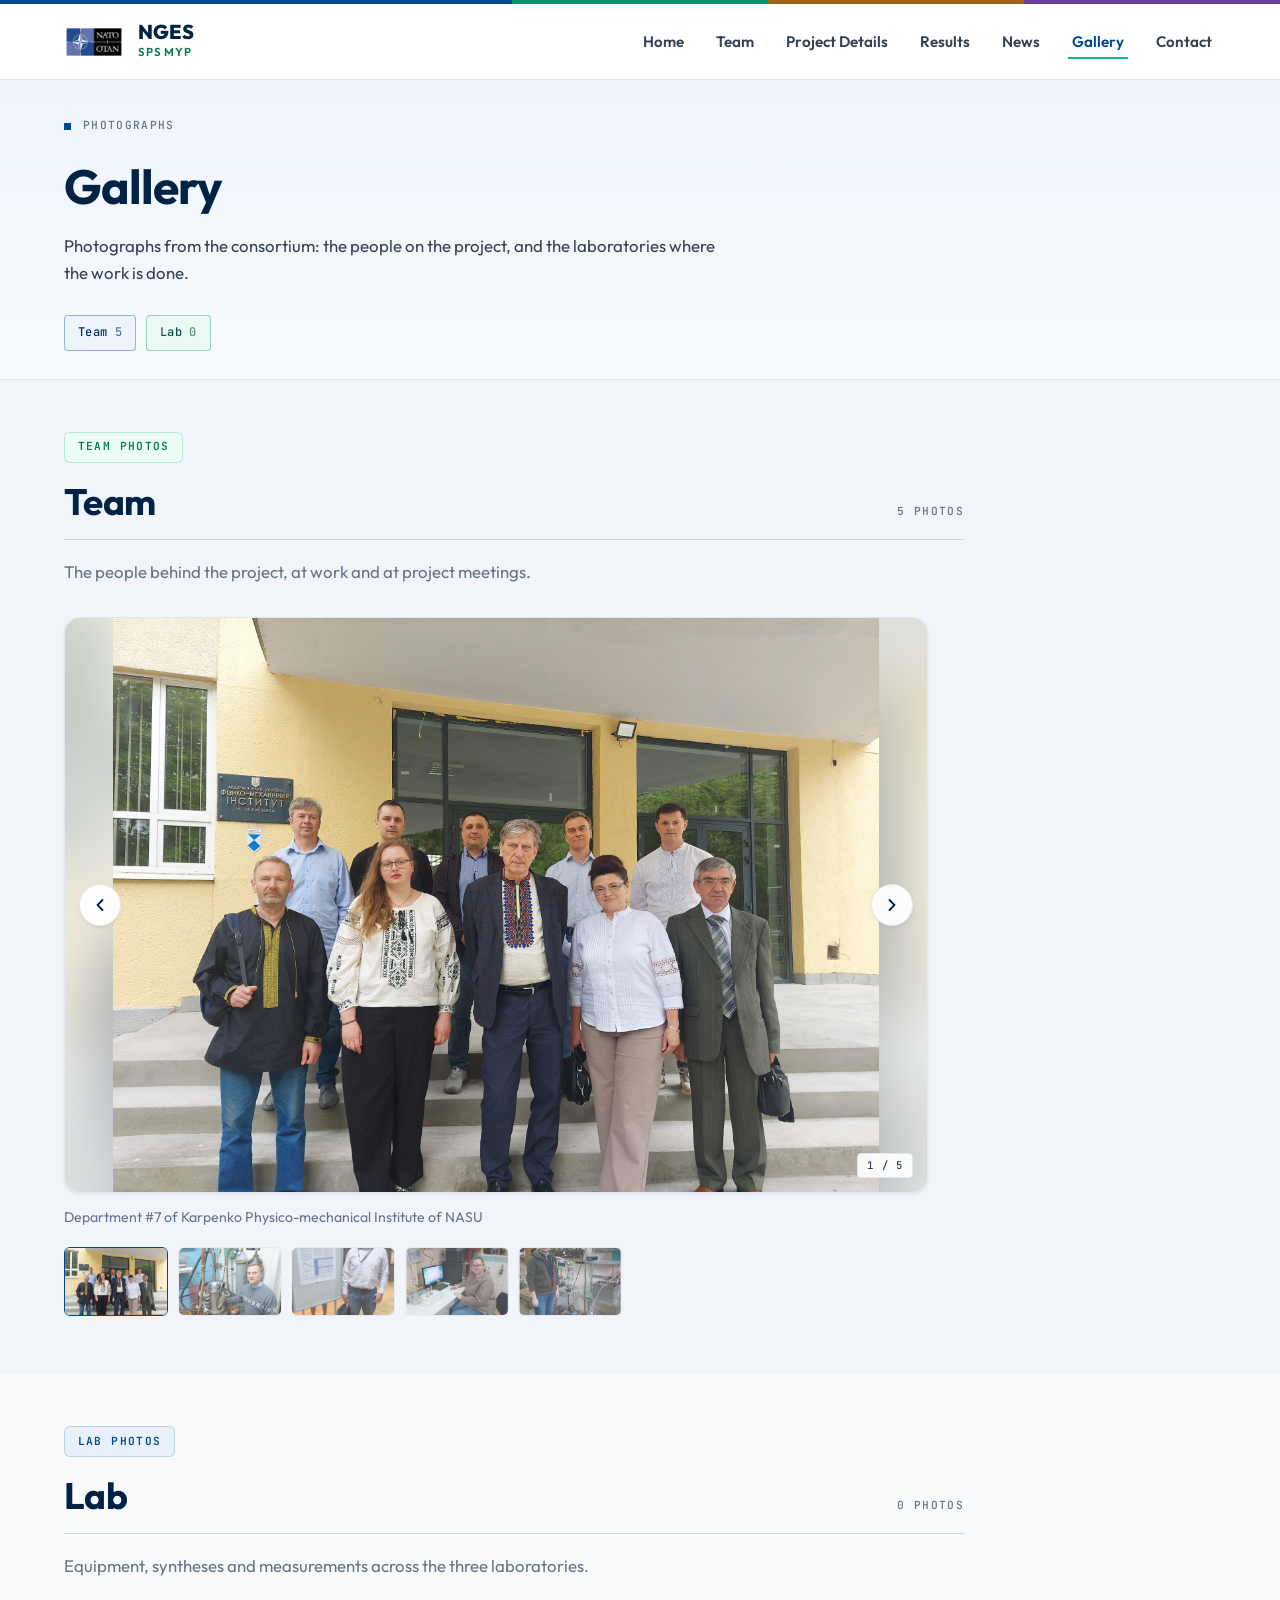
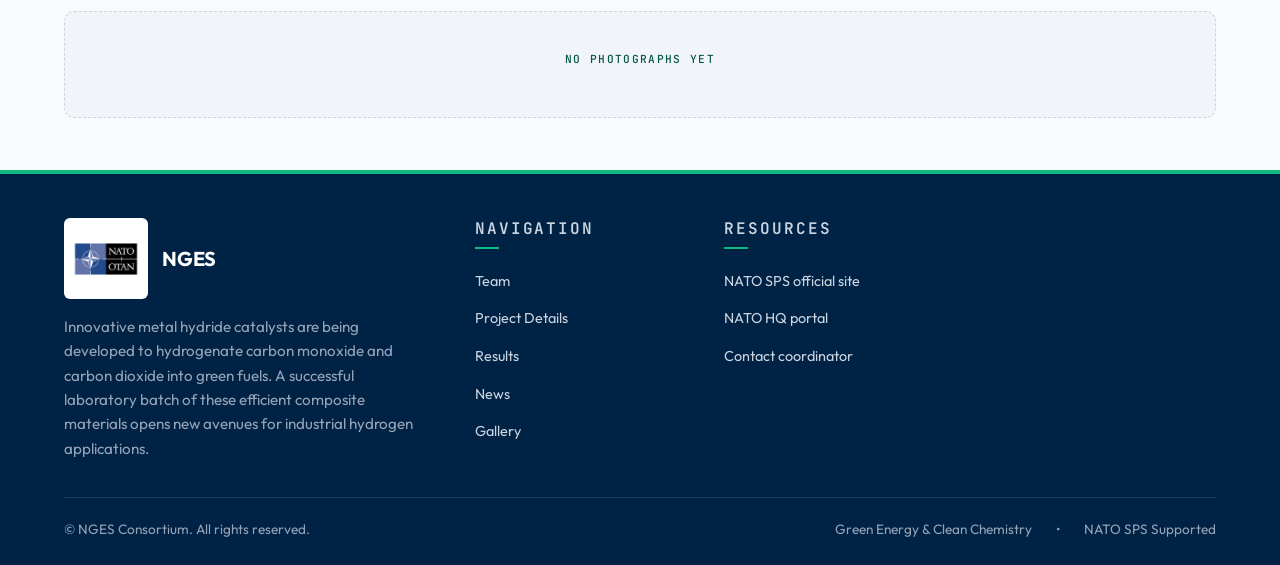
<file: gallery.html>
<!DOCTYPE html>
<html lang="en">

<head>
  <meta charset="UTF-8">
  <meta name="viewport" content="width=device-width, initial-scale=1.0">
  <meta name="description"
    content="Photographs of the NGES consortium team and the laboratories in Paris, Kyiv and Lviv.">
  <meta name="keywords"
    content="New Green Energy Solution, NGES, NATO SPS, metal hydrides, CO2 hydrogenation, carbon monoxide, green fuel, catalysis, hydrogen storage">
  <meta name="theme-color" content="#004990">
  <title>Gallery | NGES — NATO SPS Multi-Year Project</title>

  <!-- Google Fonts: Outfit (Headings), Inter (Body), JetBrains Mono (Labels) -->
  <link rel="preconnect" href="https://fonts.googleapis.com">
  <link rel="preconnect" href="https://fonts.gstatic.com" crossorigin>
  <link
    href="https://fonts.googleapis.com/css2?family=Inter:wght@400;500;600;700&family=Outfit:wght@600;700;800&family=JetBrains+Mono:wght@400;500;600&display=swap"
    rel="stylesheet">

  <!-- Core Stylesheets -->
  <link rel="stylesheet" href="css/variables.css">
  <link rel="stylesheet" href="css/style.css">
  <link rel="stylesheet" href="css/components.css">
</head>

<body>

  <!-- Four-hue accent strip (mockup signature) -->
  <div class="accent-strip" aria-hidden="true">
    <span style="flex: 2; background: var(--accent-blue);"></span>
    <span style="flex: 1; background: var(--accent-green);"></span>
    <span style="flex: 1; background: var(--accent-amber);"></span>
    <span style="flex: 1; background: var(--accent-violet);"></span>
  </div>

  <!-- Site Navigation Header -->
  <header class="site-header" id="header">
    <div class="container nav-container">
      <a href="index.html#overview" class="brand-logo" aria-label="NATO Scientific Project Homepage">
        <img src="assets/icons/nato-logo.png" alt="NATO Compass Emblem" width="60" height="60">
        <div class="brand-text-group">
          <span class="brand-acronym" id="header-acronym">NGES</span>
          <span class="brand-tagline" id="header-grant">SPS G-5892</span>
        </div>
      </a>

      <!-- Desktop Navigation Links -->
      <nav class="main-nav" id="main-nav" aria-label="Primary Navigation">
        <ul class="nav-links">
          <li><a href="index.html#overview" class="nav-link">Home</a></li>
          <li><a href="index.html#team" class="nav-link">Team</a></li>
          <li><a href="index.html#about" class="nav-link">Project Details</a></li>
          <li><a href="results.html" class="nav-link">Results</a></li>
          <li><a href="news.html" class="nav-link">News</a></li>
          <li><a href="gallery.html" class="nav-link active">Gallery</a></li>
          <li><a href="index.html#contact" class="nav-link">Contact</a></li>
        </ul>
      </nav>

      <!-- Mobile Menu Toggle Button -->
      <button class="mobile-nav-toggle" id="mobile-toggle" aria-label="Toggle navigation menu" aria-expanded="false"
        aria-controls="main-nav">
        <svg width="24" height="24" viewBox="0 0 24 24" fill="none" stroke="currentColor" stroke-width="2.5"
          stroke-linecap="round" stroke-linejoin="round">
          <line x1="3" y1="12" x2="21" y2="12"></line>
          <line x1="3" y1="6" x2="21" y2="6"></line>
          <line x1="3" y1="18" x2="21" y2="18"></line>
        </svg>
      </button>
    </div>
  </header>

  <main>
    <section class="page-head">
      <div class="container">
        <div class="eyebrow">
          <span class="eyebrow-mark"></span>
          <span class="mono-label">Photographs</span>
        </div>
        <h1 class="page-title">Gallery</h1>
        <p class="page-lead">
          Photographs from the consortium: the people on the project, and the laboratories where the work is done.
        </p>
        <nav class="gallery-jump" id="gallery-jump" aria-label="Gallery sections">
          <!-- Populated from js/data.js -->
        </nav>
      </div>
    </section>

    <div id="gallery-container">
      <!-- Populated from js/data.js -->
    </div>
  </main>

  <footer class="site-footer">
    <div class="container">
      <div class="footer-top">
        <div class="footer-brand">
          <div class="footer-brand-head">
            <img class="footer-logo" src="assets/icons/nato-logo.png" alt="NATO emblem" width="84">
            <h4 id="footer-acronym">NGES</h4>
          </div>
          <p id="footer-summary"></p>
        </div>

        <div class="footer-col">
          <h5 class="mono-label">Navigation</h5>
          <ul class="footer-links">
            <li><a href="index.html#team">Team</a></li>
            <li><a href="index.html#about">Project Details</a></li>
            <li><a href="results.html">Results</a></li>
            <li><a href="news.html">News</a></li>
            <li><a href="gallery.html">Gallery</a></li>
          </ul>
        </div>

        <div class="footer-col">
          <h5 class="mono-label">Resources</h5>
          <ul class="footer-links">
            <li><a href="https://www.nato.int/cps/en/natohq/78209.htm" target="_blank" rel="noopener noreferrer">NATO
                SPS official site</a></li>
            <li><a href="https://www.nato.int" target="_blank" rel="noopener noreferrer">NATO HQ portal</a></li>
            <li><a href="index.html#contact">Contact coordinator</a></li>
          </ul>
        </div>
      </div>

      <div class="footer-bottom">
        <div id="footer-copyright">© 2024-2027 NGES Consortium. All rights reserved.</div>
        <div class="footer-bottom-meta">
          <span>Green Energy &amp; Clean Chemistry</span>
          <span>•</span>
          <span>NATO SPS Supported</span>
        </div>
      </div>
    </div>
  </footer>

  <!-- Scripts: Data store loaded first, followed by controller -->
  <script src="js/data.js"></script>
  <script src="js/main.js"></script>
</body>

</html>
</file>
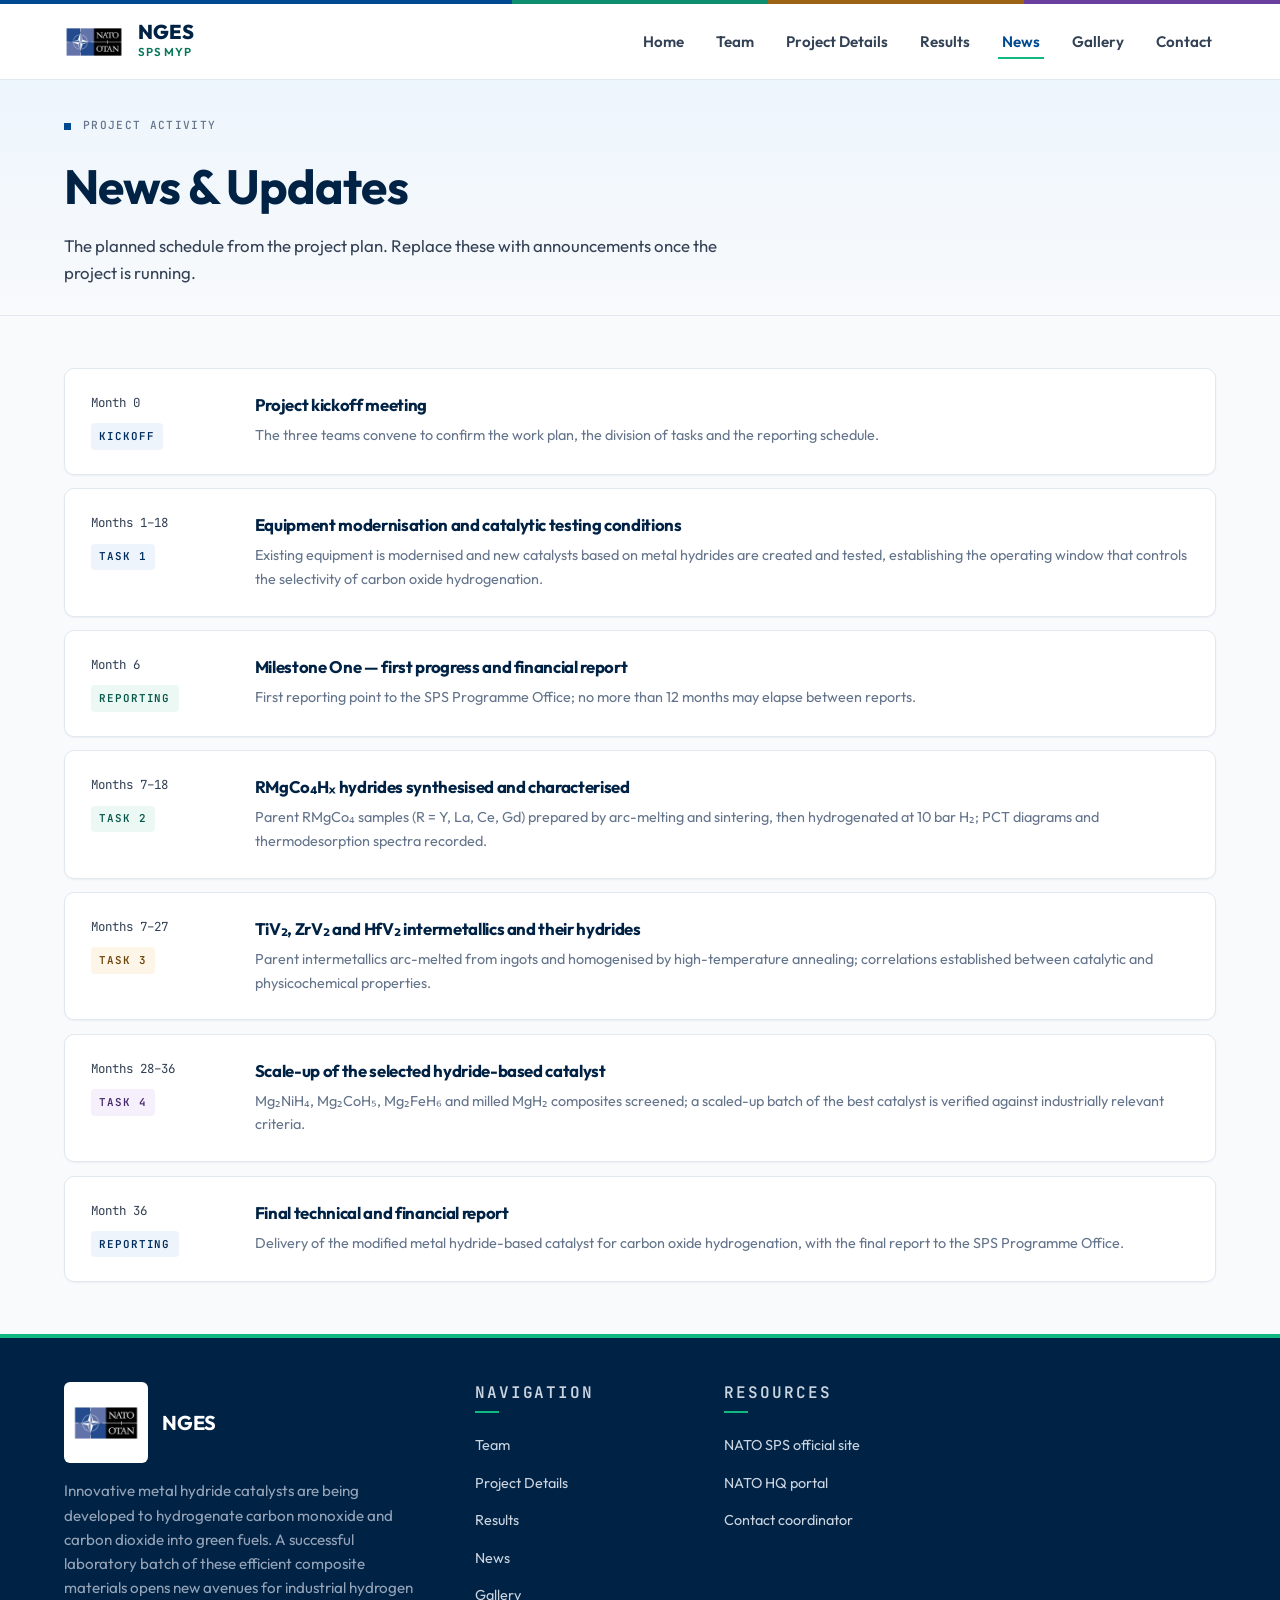
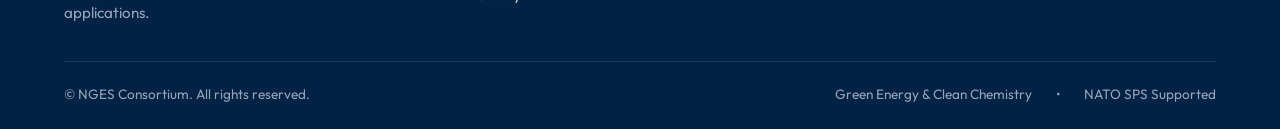
<file: news.html>
<!DOCTYPE html>
<html lang="en">

<head>
  <meta charset="UTF-8">
  <meta name="viewport" content="width=device-width, initial-scale=1.0">
  <meta name="description"
    content="News, events and the planned schedule of the NGES project, supported by the NATO Science for Peace and Security (SPS) Programme.">
  <meta name="keywords"
    content="New Green Energy Solution, NGES, NATO SPS, metal hydrides, CO2 hydrogenation, carbon monoxide, green fuel, catalysis, hydrogen storage">
  <meta name="theme-color" content="#004990">
  <title>News & Updates | NGES — NATO SPS Multi-Year Project</title>

  <!-- Google Fonts: Outfit (Headings), Inter (Body), JetBrains Mono (Labels) -->
  <link rel="preconnect" href="https://fonts.googleapis.com">
  <link rel="preconnect" href="https://fonts.gstatic.com" crossorigin>
  <link
    href="https://fonts.googleapis.com/css2?family=Inter:wght@400;500;600;700&family=Outfit:wght@600;700;800&family=JetBrains+Mono:wght@400;500;600&display=swap"
    rel="stylesheet">

  <!-- Core Stylesheets -->
  <link rel="stylesheet" href="css/variables.css">
  <link rel="stylesheet" href="css/style.css">
  <link rel="stylesheet" href="css/components.css">
</head>

<body>

  <!-- Four-hue accent strip (mockup signature) -->
  <div class="accent-strip" aria-hidden="true">
    <span style="flex: 2; background: var(--accent-blue);"></span>
    <span style="flex: 1; background: var(--accent-green);"></span>
    <span style="flex: 1; background: var(--accent-amber);"></span>
    <span style="flex: 1; background: var(--accent-violet);"></span>
  </div>

  <!-- Site Navigation Header -->
  <header class="site-header" id="header">
    <div class="container nav-container">
      <a href="index.html#overview" class="brand-logo" aria-label="NATO Scientific Project Homepage">
        <img src="assets/icons/nato-logo.png" alt="NATO Compass Emblem" width="60" height="60">
        <div class="brand-text-group">
          <span class="brand-acronym" id="header-acronym">NGES</span>
          <span class="brand-tagline" id="header-grant">SPS G-5892</span>
        </div>
      </a>

      <!-- Desktop Navigation Links -->
      <nav class="main-nav" id="main-nav" aria-label="Primary Navigation">
        <ul class="nav-links">
          <li><a href="index.html#overview" class="nav-link">Home</a></li>
          <li><a href="index.html#team" class="nav-link">Team</a></li>
          <li><a href="index.html#about" class="nav-link">Project Details</a></li>
          <li><a href="results.html" class="nav-link">Results</a></li>
          <li><a href="news.html" class="nav-link active">News</a></li>
          <li><a href="gallery.html" class="nav-link">Gallery</a></li>
          <li><a href="index.html#contact" class="nav-link">Contact</a></li>
        </ul>
      </nav>

      <!-- Mobile Menu Toggle Button -->
      <button class="mobile-nav-toggle" id="mobile-toggle" aria-label="Toggle navigation menu" aria-expanded="false"
        aria-controls="main-nav">
        <svg width="24" height="24" viewBox="0 0 24 24" fill="none" stroke="currentColor" stroke-width="2.5"
          stroke-linecap="round" stroke-linejoin="round">
          <line x1="3" y1="12" x2="21" y2="12"></line>
          <line x1="3" y1="6" x2="21" y2="6"></line>
          <line x1="3" y1="18" x2="21" y2="18"></line>
        </svg>
      </button>
    </div>
  </header>

  <main>
    <section class="page-head">
      <div class="container">
        <div class="eyebrow">
          <span class="eyebrow-mark"></span>
          <span class="mono-label">Project activity</span>
        </div>
        <h1 class="page-title">News &amp; Updates</h1>
        <p class="page-lead" id="news-lead">
          The planned schedule from the project plan. Replace these with announcements once the project is running.
        </p>
      </div>
    </section>

    <section class="section" id="news">
      <div class="container">
        <ul class="news-list" id="news-container">
          <!-- Populated from js/data.js -->
        </ul>
      </div>
    </section>
  </main>

  <footer class="site-footer">
    <div class="container">
      <div class="footer-top">
        <div class="footer-brand">
          <div class="footer-brand-head">
            <img class="footer-logo" src="assets/icons/nato-logo.png" alt="NATO emblem" width="84">
            <h4 id="footer-acronym">NGES</h4>
          </div>
          <p id="footer-summary"></p>
        </div>

        <div class="footer-col">
          <h5 class="mono-label">Navigation</h5>
          <ul class="footer-links">
            <li><a href="index.html#team">Team</a></li>
            <li><a href="index.html#about">Project Details</a></li>
            <li><a href="results.html">Results</a></li>
            <li><a href="news.html">News</a></li>
            <li><a href="gallery.html">Gallery</a></li>
          </ul>
        </div>

        <div class="footer-col">
          <h5 class="mono-label">Resources</h5>
          <ul class="footer-links">
            <li><a href="https://www.nato.int/cps/en/natohq/78209.htm" target="_blank" rel="noopener noreferrer">NATO
                SPS official site</a></li>
            <li><a href="https://www.nato.int" target="_blank" rel="noopener noreferrer">NATO HQ portal</a></li>
            <li><a href="index.html#contact">Contact coordinator</a></li>
          </ul>
        </div>
      </div>

      <div class="footer-bottom">
        <div id="footer-copyright">© 2024-2027 NGES Consortium. All rights reserved.</div>
        <div class="footer-bottom-meta">
          <span>Green Energy &amp; Clean Chemistry</span>
          <span>•</span>
          <span>NATO SPS Supported</span>
        </div>
      </div>
    </div>
  </footer>

  <!-- Scripts: Data store loaded first, followed by controller -->
  <script src="js/data.js"></script>
  <script src="js/main.js"></script>
</body>

</html>
</file>
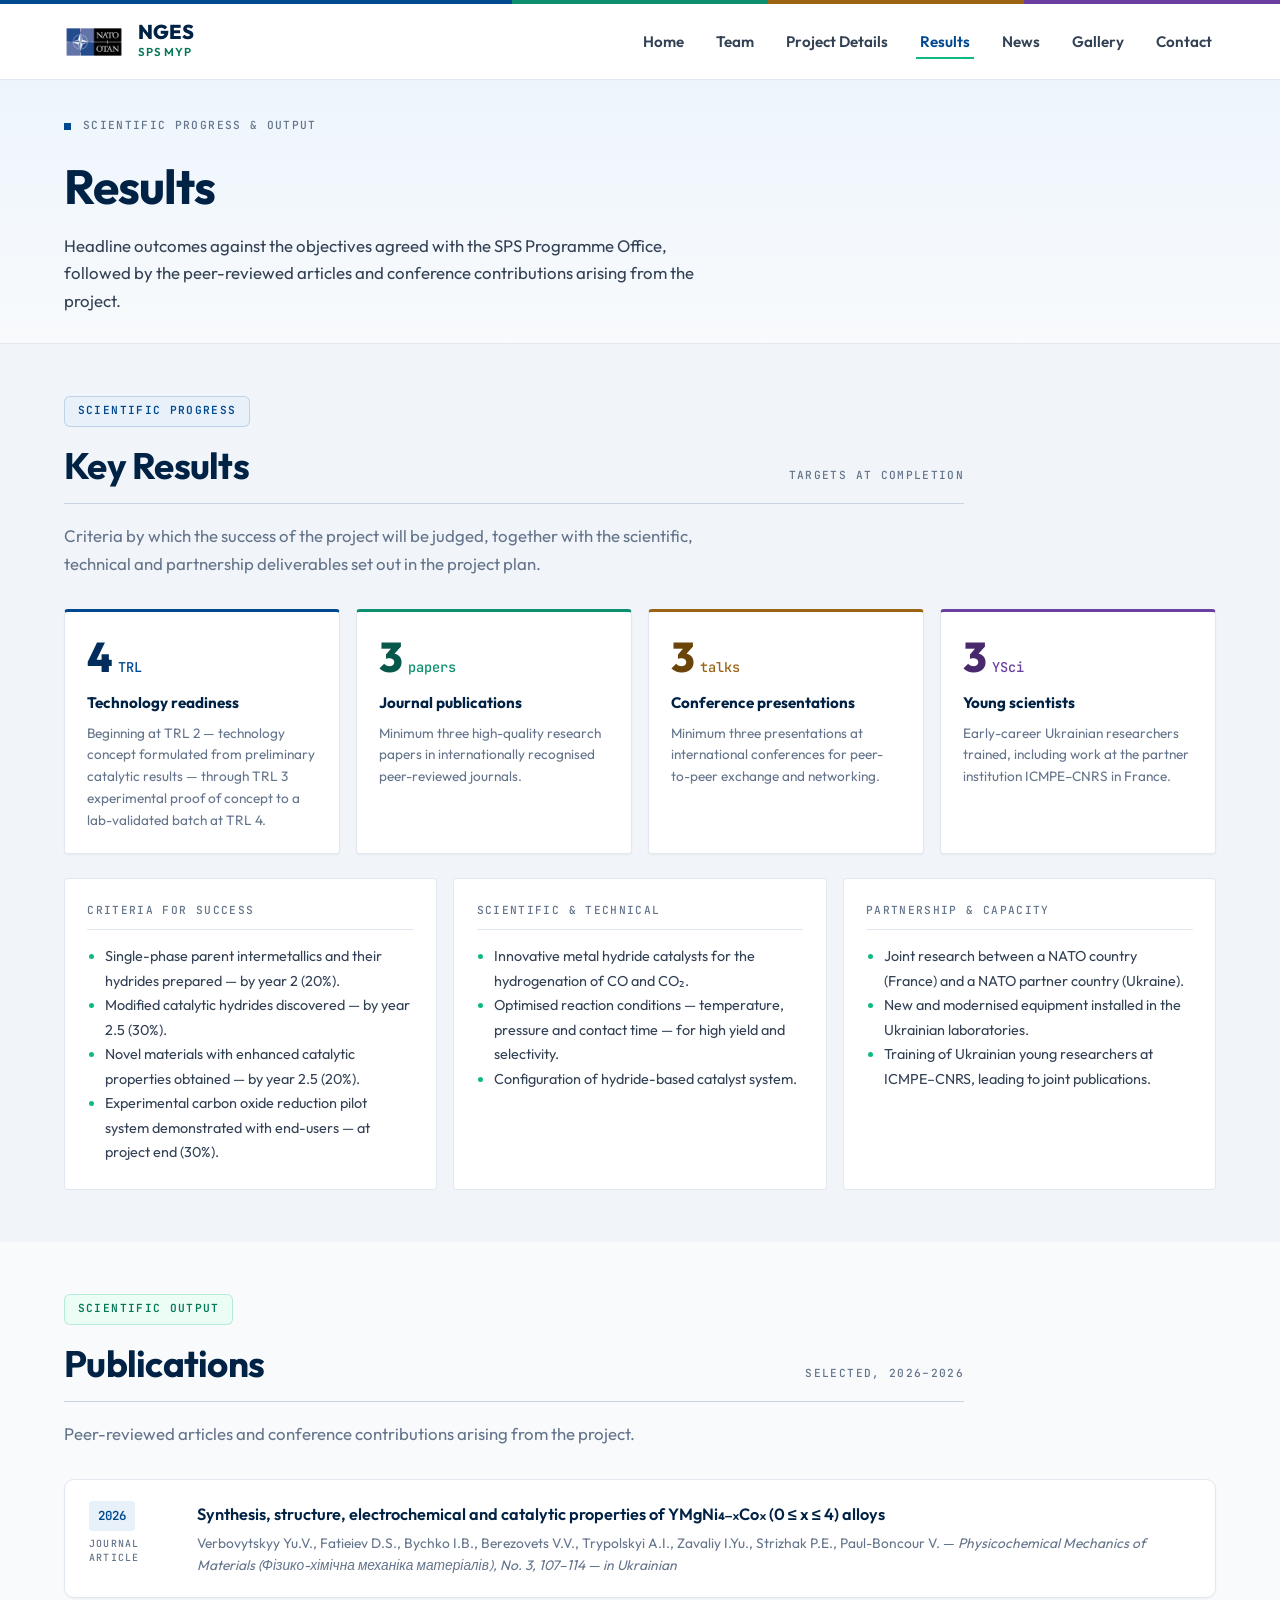
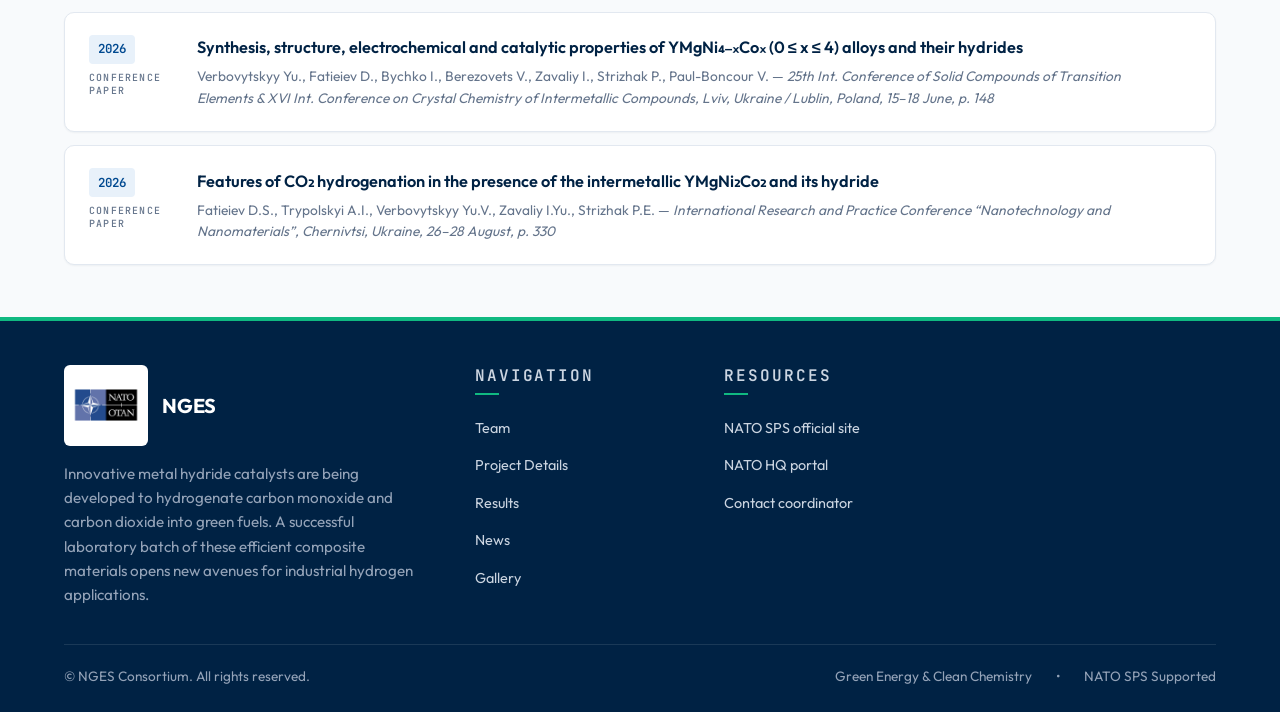
<file: results.html>
<!DOCTYPE html>
<html lang="en">

<head>
    <meta charset="UTF-8">
    <meta name="viewport" content="width=device-width, initial-scale=1.0">
    <meta name="description"
        content="Key results and publications of the NGES project, supported by the NATO Science for Peace and Security (SPS) Programme.">
    <meta name="keywords"
        content="New Green Energy Solution, NGES, NATO SPS, metal hydrides, CO2 hydrogenation, carbon monoxide, green fuel, catalysis, hydrogen storage">
    <meta name="theme-color" content="#004990">
    <title>Results | NGES — NATO SPS Multi-Year Project</title>

    <!-- Google Fonts: Outfit (Headings), Inter (Body), JetBrains Mono (Labels) -->
    <link rel="preconnect" href="https://fonts.googleapis.com">
    <link rel="preconnect" href="https://fonts.gstatic.com" crossorigin>
    <link
        href="https://fonts.googleapis.com/css2?family=Inter:wght@400;500;600;700&family=Outfit:wght@600;700;800&family=JetBrains+Mono:wght@400;500;600&display=swap"
        rel="stylesheet">

    <!-- Core Stylesheets -->
    <link rel="stylesheet" href="css/variables.css">
    <link rel="stylesheet" href="css/style.css">
    <link rel="stylesheet" href="css/components.css">
</head>

<body>

    <!-- Four-hue accent strip (mockup signature) -->
    <div class="accent-strip" aria-hidden="true">
        <span style="flex: 2; background: var(--accent-blue);"></span>
        <span style="flex: 1; background: var(--accent-green);"></span>
        <span style="flex: 1; background: var(--accent-amber);"></span>
        <span style="flex: 1; background: var(--accent-violet);"></span>
    </div>

    <!-- Site Navigation Header -->
    <header class="site-header" id="header">
        <div class="container nav-container">
            <a href="index.html#overview" class="brand-logo" aria-label="NATO Scientific Project Homepage">
                <img src="assets/icons/nato-logo.png" alt="NATO Compass Emblem" width="60" height="60">
                <div class="brand-text-group">
                    <span class="brand-acronym" id="header-acronym">NGES</span>
                    <span class="brand-tagline" id="header-grant">SPS G-5892</span>
                </div>
            </a>

            <!-- Desktop Navigation Links -->
            <nav class="main-nav" id="main-nav" aria-label="Primary Navigation">
                <ul class="nav-links">
                    <li><a href="index.html#overview" class="nav-link">Home</a></li>
                    <li><a href="index.html#team" class="nav-link">Team</a></li>
                    <li><a href="index.html#about" class="nav-link">Project Details</a></li>
                    <li><a href="results.html" class="nav-link active">Results</a></li>
                    <li><a href="news.html" class="nav-link">News</a></li>
                    <li><a href="gallery.html" class="nav-link">Gallery</a></li>
                    <li><a href="index.html#contact" class="nav-link">Contact</a></li>
                </ul>
            </nav>

            <!-- Mobile Menu Toggle Button -->
            <button class="mobile-nav-toggle" id="mobile-toggle" aria-label="Toggle navigation menu"
                aria-expanded="false" aria-controls="main-nav">
                <svg width="24" height="24" viewBox="0 0 24 24" fill="none" stroke="currentColor" stroke-width="2.5"
                    stroke-linecap="round" stroke-linejoin="round">
                    <line x1="3" y1="12" x2="21" y2="12"></line>
                    <line x1="3" y1="6" x2="21" y2="6"></line>
                    <line x1="3" y1="18" x2="21" y2="18"></line>
                </svg>
            </button>
        </div>
    </header>

    <main>
        <section class="page-head">
            <div class="container">
                <div class="eyebrow">
                    <span class="eyebrow-mark"></span>
                    <span class="mono-label">Scientific progress &amp; output</span>
                </div>
                <h1 class="page-title">Results</h1>
                <p class="page-lead">
                    Headline outcomes against the objectives agreed with the SPS Programme Office, followed by the
                    peer-reviewed
                    articles and conference contributions arising from the project.
                </p>
            </div>
        </section>

        <!-- Key Results -->
        <section class="section section-alt" id="results">
            <div class="container">
                <div class="section-header">
                    <span class="section-subtitle nato-style">Scientific Progress</span>
                    <div class="section-title-row">
                        <h2 class="section-title">Key Results</h2>
                        <span class="mono-label section-meta" id="results-meta">As of Q3 2026</span>
                    </div>
                    <p class="section-description" id="results-intro">
                        Headline outcomes achieved against the objectives agreed with the SPS Programme Office.
                    </p>
                </div>

                <div class="result-grid" id="result-metrics">
                    <!-- Populated from js/data.js -->
                </div>

                <div class="result-lists" id="result-lists">
                    <!-- Populated from js/data.js -->
                </div>
            </div>
        </section>

        <!-- Publications -->
        <section class="section" id="publications">
            <div class="container">
                <div class="section-header">
                    <span class="section-subtitle">Scientific Output</span>
                    <div class="section-title-row">
                        <h2 class="section-title">Publications</h2>
                        <span class="mono-label section-meta" id="publications-meta">Selected</span>
                    </div>
                    <p class="section-description">
                        Peer-reviewed articles and conference contributions arising from the project.
                    </p>
                </div>

                <ol class="pub-list" id="publications-container">
                    <!-- Populated from js/data.js -->
                </ol>
            </div>
        </section>
    </main>

    <footer class="site-footer">
        <div class="container">
            <div class="footer-top">
                <div class="footer-brand">
                    <div class="footer-brand-head">
                        <img class="footer-logo" src="assets/icons/nato-logo.png" alt="NATO emblem" width="84">
                        <h4 id="footer-acronym">NGES</h4>
                    </div>
                    <p id="footer-summary"></p>
                </div>

                <div class="footer-col">
                    <h5 class="mono-label">Navigation</h5>
                    <ul class="footer-links">
                        <li><a href="index.html#team">Team</a></li>
                        <li><a href="index.html#about">Project Details</a></li>
                        <li><a href="results.html">Results</a></li>
                        <li><a href="news.html">News</a></li>
                        <li><a href="gallery.html">Gallery</a></li>
                    </ul>
                </div>

                <div class="footer-col">
                    <h5 class="mono-label">Resources</h5>
                    <ul class="footer-links">
                        <li><a href="https://www.nato.int/cps/en/natohq/78209.htm" target="_blank"
                                rel="noopener noreferrer">NATO
                                SPS official site</a></li>
                        <li><a href="https://www.nato.int" target="_blank" rel="noopener noreferrer">NATO HQ portal</a>
                        </li>
                        <li><a href="index.html#contact">Contact coordinator</a></li>
                    </ul>
                </div>
            </div>

            <div class="footer-bottom">
                <div id="footer-copyright">© 2024-2027 NGES Consortium. All rights reserved.</div>
                <div class="footer-bottom-meta">
                    <span>Green Energy &amp; Clean Chemistry</span>
                    <span>•</span>
                    <span>NATO SPS Supported</span>
                </div>
            </div>
        </div>
    </footer>

    <!-- Scripts: Data store loaded first, followed by controller -->
    <script src="js/data.js"></script>
    <script src="js/main.js"></script>
</body>

</html>
</file>
<file: css/variables.css>
:root {
  /* Official NATO Identity Colors */
  --nato-blue: #004990;
  --nato-navy: #002244;
  --nato-deep-navy: #00152a;
  --nato-light-blue: #e8f1fa;
  --nato-blue-hover: #003b75;
  --nato-border-glow: rgba(0, 73, 144, 0.18);

  /* Green Energy & Clean Chemistry Accents */
  --energy-green: #10b981;
  --energy-green-bright: #34d399;
  --energy-green-dark: #047857;
  --energy-green-tint: #ecfdf5;
  --energy-green-border: rgba(16, 185, 129, 0.25);
  --energy-teal: #0d9488;
  --energy-gradient: linear-gradient(135deg, #004990 0%, #0d9488 50%, #10b981 100%);
  --energy-accent-gradient: linear-gradient(135deg, #10b981 0%, #059669 100%);
  --nato-accent-gradient: linear-gradient(135deg, #002244 0%, #004990 100%);

  /* Neutral Light Theme Backgrounds & Surfaces */
  --bg-main: #f8fafc;
  --bg-surface: #ffffff;
  --bg-surface-elevated: #ffffff;
  --bg-surface-muted: #f1f5f9;
  --bg-surface-highlight: #f0fdf4;
  --bg-hero: linear-gradient(180deg, #edf5fc 0%, #f8fafc 100%);

  /* Text & Typography Colors */
  --text-primary: #0f172a;
  --text-secondary: #334155;
  --text-muted: #64748b;
  --text-on-dark: #ffffff;
  --text-on-energy: #ffffff;
  --text-link: #004990;
  --text-link-hover: #047857;

  /* Borders & Dividers */
  --border-light: #e2e8f0;
  --border-medium: #cbd5e1;
  --border-focus: #10b981;

  /* Elevation & Shadows */
  --shadow-xs: 0 1px 2px rgba(0, 34, 68, 0.05);
  --shadow-sm: 0 2px 4px rgba(0, 34, 68, 0.06), 0 1px 2px rgba(0, 0, 0, 0.04);
  --shadow-md: 0 6px 16px -2px rgba(0, 34, 68, 0.08), 0 2px 6px -1px rgba(0, 0, 0, 0.04);
  --shadow-lg: 0 14px 28px -4px rgba(0, 34, 68, 0.12), 0 4px 10px -2px rgba(0, 0, 0, 0.06);
  --shadow-green-glow: 0 8px 24px -4px rgba(16, 185, 129, 0.28);
  --shadow-blue-glow: 0 8px 24px -4px rgba(0, 73, 144, 0.22);

  /* Border Radii */
  --radius-sm: 6px;
  --radius-md: 10px;
  --radius-lg: 16px;
  --radius-xl: 24px;
  --radius-full: 9999px;

  /* Typography */
  --font-sans: 'Outfit', -apple-system, BlinkMacSystemFont, 'Segoe UI', Roboto, Helvetica, Arial, sans-serif;
  --font-mono: 'JetBrains Mono', ui-monospace, SFMono-Regular, Menlo, Monaco, Consolas, monospace;

  /* Transitions */
  --transition-fast: 150ms cubic-bezier(0.4, 0, 0.2, 1);
  --transition-normal: 250ms cubic-bezier(0.4, 0, 0.2, 1);
  --transition-smooth: 350ms cubic-bezier(0.16, 1, 0.3, 1);

  /* Layout Container */
  --max-width-container: 1200px;
  --header-height: 76px;
}

/* ------------------------------------------------------------------ *
 * Four-Hue Accent Scale (merged from the Project Card mockup)
 * Blue & green stay dominant for NATO SPS identity; amber and violet
 * are used sparingly to differentiate topics, teams and news items.
 * ------------------------------------------------------------------ */
:root {
  --accent-blue: #004990;
  --accent-blue-deep: #002d5c;
  --accent-blue-tint: #eef4fb;
  --accent-blue-border: rgba(0, 73, 144, 0.38);

  --accent-green: #0d8f6f;
  --accent-green-deep: #07584a;
  --accent-green-tint: #ebf8f4;
  --accent-green-border: rgba(13, 143, 111, 0.38);

  --accent-amber: #9a6414;
  --accent-amber-deep: #6b4409;
  --accent-amber-tint: #fdf5e8;
  --accent-amber-border: rgba(154, 100, 20, 0.34);

  --accent-violet: #6b3fa0;
  --accent-violet-deep: #47296c;
  --accent-violet-tint: #f5f0fb;
  --accent-violet-border: rgba(107, 63, 160, 0.32);

  /* Country fills for the consortium map (lighter than the accents, darker than tints) */
  --accent-blue-map: #b6cee6;
  --accent-green-map: #a6dbce;
  --accent-amber-map: #ebd5ad;
  --accent-violet-map: #d3c2e8;
  --map-canvas-bg: #eef2f7;

  /* Mono label system (mockup signature: uppercase, letter-spaced) */
  --label-size: 0.7rem;
  --label-tracking: 0.12em;

  /* Squarer surfaces for data-dense mockup blocks */
  --radius-tile: 4px;
}

/* Accent binding helper: any element with data-accent gets its hue set. */
[data-accent="blue"]   { --a: var(--accent-blue);   --a-deep: var(--accent-blue-deep);   --a-tint: var(--accent-blue-tint);   --a-border: var(--accent-blue-border); }
[data-accent="green"]  { --a: var(--accent-green);  --a-deep: var(--accent-green-deep);  --a-tint: var(--accent-green-tint);  --a-border: var(--accent-green-border); }
[data-accent="amber"]  { --a: var(--accent-amber);  --a-deep: var(--accent-amber-deep);  --a-tint: var(--accent-amber-tint);  --a-border: var(--accent-amber-border); }
[data-accent="violet"] { --a: var(--accent-violet); --a-deep: var(--accent-violet-deep); --a-tint: var(--accent-violet-tint); --a-border: var(--accent-violet-border); }
</file>
<file: css/style.css>
/* Global Reset & Base Styles */
*, *::before, *::after {
  box-sizing: border-box;
  margin: 0;
  padding: 0;
}

html {
  font-family: var(--font-sans);
  color: var(--text-primary);
  background-color: var(--bg-main);
  scroll-behavior: smooth;
  font-size: 16px;
  line-height: 1.6;
  -webkit-font-smoothing: antialiased;
  -moz-osx-font-smoothing: grayscale;
}

body {
  min-height: 100vh;
  display: flex;
  flex-direction: column;
  overflow-x: hidden;
  position: relative;
}

/* Typography */
h1, h2, h3, h4, h5, h6 {
  color: var(--nato-navy);
  font-weight: 700;
  line-height: 1.25;
  letter-spacing: -0.02em;
}

h1 { font-size: clamp(1.9rem, 4.2vw, 3.25rem); }
h2 { font-size: clamp(1.6rem, 3vw, 2.3rem); }
h3 { font-size: clamp(1.25rem, 2vw, 1.5rem); }
h4 { font-size: 1.15rem; }

p {
  color: var(--text-secondary);
  margin-bottom: 1rem;
}

p:last-child {
  margin-bottom: 0;
}

a {
  color: var(--text-link);
  text-decoration: none;
  transition: color var(--transition-fast);
}

a:hover {
  color: var(--text-link-hover);
}

img, svg {
  max-width: 100%;
  height: auto;
  display: block;
}

/* Layout Utilities */
.container {
  width: 100%;
  max-width: var(--max-width-container);
  margin-left: auto;
  margin-right: auto;
  padding-left: 1.5rem;
  padding-right: 1.5rem;
}

.section {
  padding: 3.25rem 0;
  position: relative;
}

/* Keep anchored sections clear of the sticky header */
main > section[id] {
  scroll-margin-top: calc(var(--header-height) + 1rem);
}

.section-alt {
  background-color: var(--bg-surface-muted);
}

.section-highlight {
  background: linear-gradient(180deg, #ffffff 0%, var(--bg-surface-highlight) 50%, #ffffff 100%);
}

.section-header {
  text-align: left;
  max-width: 900px;
  margin: 0 0 1.9rem 0;
}

.section-subtitle {
  display: inline-flex;
  align-items: center;
  gap: 0.5rem;
  font-family: var(--font-mono);
  font-size: var(--label-size);
  font-weight: 600;
  text-transform: uppercase;
  letter-spacing: var(--label-tracking);
  color: var(--energy-green-dark);
  background: var(--energy-green-tint);
  padding: 0.35rem 0.8rem;
  border-radius: var(--radius-sm);
  margin-bottom: 1rem;
  border: 1px solid var(--energy-green-border);
}

.section-subtitle.nato-style {
  color: var(--nato-blue);
  background: var(--nato-light-blue);
  border-color: var(--nato-border-glow);
}

/* Title sits on a hairline rule with a mono meta note pushed right */
.section-title-row {
  display: flex;
  align-items: baseline;
  gap: 1rem;
  flex-wrap: wrap;
  padding-bottom: 0.9rem;
  border-bottom: 1px solid var(--border-medium);
  margin-bottom: 1.1rem;
}

.section-title {
  margin: 0;
  position: relative;
}

.section-meta {
  margin-left: auto;
  color: var(--text-muted);
  white-space: nowrap;
}

.section-description {
  font-size: 1.05rem;
  color: var(--text-muted);
  line-height: 1.7;
  max-width: 62ch;
}

/* Heading for a block inside a section (e.g. Research Topics under Project Overview) */
.subsection-head {
  display: flex;
  align-items: baseline;
  gap: 1rem;
  flex-wrap: wrap;
  margin-top: 2.5rem;
  padding-bottom: 0.7rem;
  border-bottom: 1px solid var(--border-light);
}

.subsection-title {
  margin: 0;
  font-size: clamp(1.2rem, 2vw, 1.5rem);
  color: var(--nato-navy);
}

.subsection-meta {
  margin-left: auto;
  color: var(--text-muted);
}

.subsection-lead {
  margin: 0.9rem 0 1.5rem;
}

/* Mono label system (mockup signature) */
.mono-label {
  font-family: var(--font-mono);
  font-size: var(--label-size);
  font-weight: 500;
  text-transform: uppercase;
  letter-spacing: var(--label-tracking);
  line-height: 1.4;
}

.mono-link {
  display: inline-block;
  font-family: var(--font-mono);
  font-size: 0.78rem;
  font-weight: 600;
  letter-spacing: 0.04em;
  color: var(--nato-blue);
  margin-top: 1.75rem;
}

.mono-link:hover {
  color: var(--energy-green-dark);
}

/* Four-hue accent strip across the very top of the page */
.accent-strip {
  display: flex;
  height: 4px;
}

.accent-strip span {
  display: block;
}

/* Header & Navigation */
.site-header {
  position: sticky;
  top: 0;
  z-index: 1000;
  background: rgba(255, 255, 255, 0.92);
  backdrop-filter: blur(14px);
  -webkit-backdrop-filter: blur(14px);
  border-bottom: 1px solid var(--border-light);
  height: var(--header-height);
  transition: box-shadow var(--transition-normal);
}

.site-header.scrolled {
  box-shadow: var(--shadow-sm);
}

.nav-container {
  display: flex;
  align-items: center;
  justify-content: space-between;
  height: 100%;
}

.brand-logo {
  display: flex;
  align-items: center;
  gap: 0.9rem;
  font-weight: 800;
  color: var(--nato-navy);
  text-decoration: none;
}

.brand-icon-wrapper {
  width: 44px;
  height: 44px;
  border-radius: var(--radius-md);
  background: var(--nato-accent-gradient);
  display: flex;
  align-items: center;
  justify-content: center;
  color: #ffffff;
  box-shadow: var(--shadow-sm);
  position: relative;
  overflow: hidden;
}

.brand-icon-wrapper::after {
  content: '';
  position: absolute;
  bottom: 0;
  left: 0;
  right: 0;
  height: 4px;
  background: var(--energy-green);
}

.brand-text-group {
  display: flex;
  flex-direction: column;
}

.brand-acronym {
  font-size: 1.25rem;
  line-height: 1.1;
  font-weight: 800;
  letter-spacing: -0.01em;
  color: var(--nato-navy);
}

.brand-tagline {
  font-size: 0.72rem;
  font-weight: 600;
  color: var(--energy-green-dark);
  text-transform: uppercase;
  letter-spacing: 0.06em;
}

.main-nav {
  display: flex;
  align-items: center;
  gap: 2rem;
}

.nav-links {
  display: flex;
  list-style: none;
  align-items: center;
  gap: 1.5rem;
}

.nav-link {
  font-weight: 600;
  font-size: 0.95rem;
  color: var(--text-secondary);
  padding: 0.5rem 0.25rem;
  position: relative;
  transition: color var(--transition-fast);
}

.nav-link:hover,
.nav-link.active {
  color: var(--nato-blue);
}

.nav-link::after {
  content: '';
  position: absolute;
  bottom: 0;
  left: 0;
  width: 0;
  height: 2px;
  background: var(--energy-green);
  transition: width var(--transition-fast);
}

.nav-link:hover::after,
.nav-link.active::after {
  width: 100%;
}

.nav-cta {
  display: flex;
  align-items: center;
  gap: 0.75rem;
}

/* Mobile Toggle */
.mobile-nav-toggle {
  display: none;
  background: none;
  border: none;
  color: var(--nato-navy);
  font-size: 1.5rem;
  cursor: pointer;
  padding: 0.5rem;
}

/* Hero Section / Project Card */
.hero-section {
  padding: 3rem 0 3.25rem 0;
  background: var(--bg-hero);
  position: relative;
  overflow: hidden;
  border-bottom: 1px solid var(--border-light);
}

/* Faint engineering grid, fading into the page background (from mockup) */
.hero-backdrop-pattern {
  position: absolute;
  inset: 0;
  pointer-events: none;
  background-image:
    linear-gradient(rgba(0, 34, 68, 0.055) 1px, transparent 1px),
    linear-gradient(90deg, rgba(0, 34, 68, 0.055) 1px, transparent 1px);
  background-size: 68px 68px, 68px 68px;
  background-position: center top;
  -webkit-mask-image: linear-gradient(180deg, #000 0%, rgba(0, 0, 0, 0.25) 78%, transparent 100%);
  mask-image: linear-gradient(180deg, #000 0%, rgba(0, 0, 0, 0.25) 78%, transparent 100%);
}

.hero-inner {
  position: relative;
  z-index: 1;
}

/* Mono eyebrow with a square marker */
.eyebrow {
  display: flex;
  align-items: center;
  gap: 0.75rem;
  margin-bottom: 1.35rem;
  color: var(--text-muted);
}

.eyebrow-mark {
  width: 7px;
  height: 7px;
  background: var(--nato-blue);
  flex-shrink: 0;
}

/* Hero splits into copy + consortium map above 992px */
.hero-main {
  display: grid;
  grid-template-columns: minmax(0, 1.55fr) minmax(262px, 0.85fr);
  gap: 2.75rem;
  align-items: start;
}

.hero-content {
  min-width: 0;
}

.hero-title {
  margin-bottom: 1.4rem;
  max-width: 17em;
  line-height: 1.1;
}

.hero-title .gradient-text {
  background: var(--energy-gradient);
  -webkit-background-clip: text;
  background-clip: text;
  -webkit-text-fill-color: transparent;
  display: inline-block;
}

.hero-lead {
  font-size: clamp(1.02rem, 1.4vw, 1.18rem);
  line-height: 1.65;
  color: var(--text-secondary);
  max-width: 48em;
  margin-bottom: 1.6rem;
}

.hero-actions {
  display: flex;
  flex-wrap: wrap;
  align-items: center;
  gap: 1rem;
  margin-bottom: 0;
}

/* Metric tiles — square surfaces with a coloured cap rule */
/* All metric tiles on one row, however many there are */
.stat-grid {
  display: grid;
  grid-auto-flow: column;
  grid-auto-columns: minmax(0, 1fr);
  gap: 0.9rem;
  margin-top: 1.9rem;
}

.stat-tile {
  background: var(--bg-surface);
  border: 1px solid var(--border-light);
  border-top: 3px solid var(--a, var(--nato-blue));
  border-radius: var(--radius-tile);
  padding: 1.25rem 1.35rem;
  min-width: 0;
  display: flex;
  flex-direction: column;
  box-shadow: var(--shadow-xs);
  transition: box-shadow var(--transition-normal), transform var(--transition-normal);
}

.stat-tile:hover {
  box-shadow: var(--shadow-md);
  transform: translateY(-2px);
}

.stat-tile .stat-label {
  display: block;
  color: var(--a-deep, var(--nato-navy));
  opacity: 0.85;
  margin-bottom: 0.65rem;
}

.stat-tile .stat-value {
  font-family: var(--font-sans);
  font-weight: 700;
  font-size: clamp(1.15rem, 1.6vw, 1.55rem);
  line-height: 1.1;
  margin-top: auto;
  letter-spacing: -0.01em;
  color: var(--a-deep, var(--nato-navy));
  white-space: nowrap;
}

/* Partner-nation chips */
.chip-row {
  display: flex;
  flex-wrap: wrap;
  gap: 0.6rem;
  margin-top: 1.6rem;
}

.chip {
  display: inline-flex;
  align-items: center;
  gap: 0.45rem;
  font-family: var(--font-mono);
  font-size: 0.76rem;
  font-weight: 500;
  letter-spacing: 0.02em;
  padding: 0.45rem 0.75rem;
  border-radius: var(--radius-tile);
  border: 1px solid var(--a-border, var(--border-medium));
  background: var(--a-tint, var(--bg-surface-muted));
  color: var(--a-deep, var(--text-secondary));
}

.chip .chip-flag {
  font-size: 0.95rem;
  line-height: 1;
}

/* Footer */
.site-footer {
  background: var(--nato-navy);
  color: #ffffff;
  padding: 2.75rem 0 1.5rem 0;
  margin-top: auto;
  border-top: 4px solid var(--energy-green);
}

.footer-top {
  display: grid;
  grid-template-columns: 1.8fr 1fr 1fr 1.2fr;
  gap: 3rem;
  margin-bottom: 2.25rem;
}

.footer-brand {
  display: flex;
  flex-direction: column;
  gap: 1rem;
}

.footer-brand h4 {
  color: #ffffff;
  font-size: 1.25rem;
}

.footer-brand p {
  color: #94a3b8;
  font-size: 0.95rem;
  line-height: 1.6;
}

.footer-col h5 {
  color: #ffffff;
  font-size: 1rem;
  margin-bottom: 1.2rem;
  position: relative;
  padding-bottom: 0.5rem;
}

.footer-col h5::after {
  content: '';
  position: absolute;
  bottom: 0;
  left: 0;
  width: 24px;
  height: 2px;
  background: var(--energy-green);
}

.footer-links {
  list-style: none;
  display: flex;
  flex-direction: column;
  gap: 0.75rem;
}

.footer-links a {
  color: #cbd5e1;
  font-size: 0.9rem;
  transition: color var(--transition-fast);
}

.footer-links a:hover {
  color: var(--energy-green-bright);
}

.footer-disclaimer-card {
  background: rgba(255, 255, 255, 0.05);
  border: 1px solid rgba(255, 255, 255, 0.1);
  border-radius: var(--radius-md);
  padding: 1rem;
  font-size: 0.82rem;
  color: #94a3b8;
  line-height: 1.5;
}

.footer-bottom {
  padding-top: 1.35rem;
  border-top: 1px solid rgba(255, 255, 255, 0.1);
  display: flex;
  align-items: center;
  justify-content: space-between;
  font-size: 0.85rem;
  color: #94a3b8;
}

/* ---------- Sub-page header (news.html, gallery.html) ---------- */
.page-head {
  position: relative;
  padding: 2.4rem 0 1.75rem;
  background: var(--bg-hero);
  border-bottom: 1px solid var(--border-light);
}

.page-title {
  margin: 0 0 1rem;
  font-size: clamp(2rem, 4vw, 3rem);
}

.page-lead {
  font-size: 1.05rem;
  line-height: 1.65;
  color: var(--text-secondary);
  max-width: 60ch;
}

/* Chips linking to the sections further down the page */
.gallery-jump {
  display: flex;
  flex-wrap: wrap;
  gap: 0.6rem;
  margin-top: 1.75rem;
}

.gallery-jump a {
  display: inline-flex;
  align-items: center;
  gap: 0.45rem;
  font-family: var(--font-mono);
  font-size: 0.75rem;
  font-weight: 500;
  letter-spacing: 0.04em;
  padding: 0.45rem 0.8rem;
  border-radius: var(--radius-tile);
  border: 1px solid var(--a-border, var(--border-medium));
  background: var(--a-tint, var(--bg-surface));
  color: var(--a-deep, var(--text-secondary));
}

.gallery-jump a:hover {
  border-color: var(--a, var(--nato-blue));
  color: var(--a-deep, var(--nato-blue));
}

.gallery-jump .jump-count {
  opacity: 0.65;
}

/* SPS logo slot in the header (placeholder until official artwork arrives) */
.sps-logo-slot {
  display: flex;
  align-items: center;
  gap: 0.6rem;
  padding: 0.35rem 0.6rem;
  border: 1px solid var(--border-light);
  border-radius: var(--radius-tile);
  background: var(--bg-surface);
  color: var(--text-muted);
  flex-shrink: 0;
}

.sps-logo-slot .mono-label {
  font-size: 0.58rem;
  letter-spacing: 0.06em;
}

.sps-logo-swatch {
  width: 28px;
  height: 28px;
  display: block;
  background: repeating-linear-gradient(135deg, var(--bg-surface-muted) 0 6px, #ffffff 6px 12px);
  border: 1px solid var(--border-light);
}

/* Footer refinements */
.footer-brand-head {
  display: flex;
  align-items: center;
  gap: 0.9rem;
}

.footer-logo {
  background: #ffffff;
  border-radius: var(--radius-sm);
  padding: 0.4rem 0.5rem;
}

.footer-brand-head h4 {
  margin: 0;
}

.footer-col h5.mono-label {
  font-weight: 600;
  color: #cbd5e1;
}

.footer-bottom-meta {
  display: flex;
  gap: 1.5rem;
}

/* Responsive Media Queries */
@media (max-width: 1180px) {
  .nav-links {
    gap: 1.1rem;
  }
  .nav-link {
    font-size: 0.88rem;
  }
  .sps-logo-slot {
    display: none;
  }
}

@media (max-width: 1040px) {
  .nav-cta {
    display: none;
  }
}

@media (max-width: 992px) {
  .hero-main {
    grid-template-columns: minmax(0, 1fr);
    gap: 2rem;
  }
  .footer-top {
    grid-template-columns: 1fr 1fr;
    gap: 2.5rem;
  }
}

@media (max-width: 768px) {
  .section {
    padding: 2.5rem 0;
  }
  .stat-grid {
    grid-auto-flow: row;
    grid-template-columns: repeat(auto-fit, minmax(140px, 1fr));
    gap: 0.75rem;
    margin-top: 2rem;
  }
  .stat-tile .stat-value {
    font-size: 1.35rem;
  }
  .mobile-nav-toggle {
    display: block;
  }
  .main-nav {
    position: fixed;
    top: calc(var(--header-height) + 4px);
    left: 0;
    right: 0;
    background: #ffffff;
    flex-direction: column;
    align-items: stretch;
    padding: 2rem 1.5rem;
    box-shadow: var(--shadow-lg);
    border-bottom: 2px solid var(--nato-blue);
    transform: translateY(-150%);
    opacity: 0;
    pointer-events: none;
    transition: all var(--transition-normal);
  }
  .main-nav.open {
    transform: translateY(0);
    opacity: 1;
    pointer-events: auto;
  }
  .nav-links {
    flex-direction: column;
    align-items: flex-start;
    gap: 1.25rem;
    width: 100%;
  }
  .nav-link {
    width: 100%;
    font-size: 1.05rem;
  }
  .nav-cta {
    display: flex;
    margin-top: 1.5rem;
    width: 100%;
  }
  .nav-cta a {
    width: 100%;
    text-align: center;
    justify-content: center;
  }
  .hero-section {
    padding: 3rem 0 3.5rem 0;
  }
  .section-meta {
    margin-left: 0;
    width: 100%;
  }
  .footer-top {
    grid-template-columns: 1fr;
    gap: 2rem;
  }
  .footer-bottom {
    flex-direction: column;
    gap: 1rem;
    text-align: center;
  }
  .footer-bottom-meta {
    justify-content: center;
    flex-wrap: wrap;
  }
}
</file>
<file: css/components.css>
/* ==================================================================
   Components
   Mockup structure (tiles, mono labels, hairline rules, accent caps)
   rendered in the NATO SPS visual identity (blue/green, soft cards).
   ================================================================== */

/* ---------- Buttons ---------- */
.btn {
  display: inline-flex;
  align-items: center;
  justify-content: center;
  gap: 0.6rem;
  padding: 0.75rem 1.5rem;
  border-radius: var(--radius-md);
  font-weight: 600;
  font-size: 0.95rem;
  cursor: pointer;
  transition: all var(--transition-normal);
  border: 1px solid transparent;
  line-height: 1.2;
  text-decoration: none;
}

.btn-primary {
  background: var(--nato-blue);
  color: #ffffff;
  box-shadow: var(--shadow-sm);
}

.btn-primary:hover {
  background: var(--nato-blue-hover);
  color: #ffffff;
  box-shadow: var(--shadow-blue-glow);
  transform: translateY(-2px);
}

.btn-energy {
  background: var(--energy-green);
  color: #ffffff;
  box-shadow: var(--shadow-sm);
}

.btn-energy:hover {
  background: var(--energy-green-dark);
  color: #ffffff;
  box-shadow: var(--shadow-green-glow);
  transform: translateY(-2px);
}

.btn-outline {
  background: transparent;
  border-color: var(--nato-blue);
  color: var(--nato-blue);
}

.btn-outline:hover {
  background: var(--nato-light-blue);
  color: var(--nato-blue);
  transform: translateY(-2px);
}

.btn-sm {
  padding: 0.45rem 0.9rem;
  font-size: 0.85rem;
  border-radius: var(--radius-sm);
}

/* ---------- Badges & tags ---------- */
.badge {
  display: inline-flex;
  align-items: center;
  gap: 0.35rem;
  padding: 0.25rem 0.7rem;
  border-radius: var(--radius-full);
  font-size: 0.75rem;
  font-weight: 700;
  text-transform: uppercase;
  letter-spacing: 0.05em;
}

.badge-nato {
  background: var(--nato-light-blue);
  color: var(--nato-blue);
  border: 1px solid var(--nato-border-glow);
}

.badge-energy {
  background: var(--energy-green-tint);
  color: var(--energy-green-dark);
  border: 1px solid var(--energy-green-border);
}

.badge-neutral {
  background: var(--bg-surface-muted);
  color: var(--text-secondary);
  border: 1px solid var(--border-light);
}

/* Square mono tag, tinted by the nearest [data-accent] ancestor */
.tag {
  display: inline-flex;
  align-items: center;
  font-family: var(--font-mono);
  font-size: 0.68rem;
  font-weight: 600;
  text-transform: uppercase;
  letter-spacing: 0.08em;
  padding: 0.28rem 0.55rem;
  border-radius: var(--radius-tile);
  background: var(--a-tint, var(--bg-surface-muted));
  color: var(--a-deep, var(--text-secondary));
}

.tag-solid {
  background: var(--a, var(--nato-blue));
  color: #ffffff;
}

/* ---------- Base card ---------- */
.card {
  background: var(--bg-surface);
  border: 1px solid var(--border-light);
  border-radius: var(--radius-lg);
  padding: 1.75rem;
  box-shadow: var(--shadow-xs);
  transition: all var(--transition-normal);
  position: relative;
}

.card:hover {
  box-shadow: var(--shadow-md);
  border-color: var(--border-medium);
  transform: translateY(-3px);
}

/* ---------- About: objectives + scientific scope panel ---------- */
.about-grid {
  display: grid;
  grid-template-columns: 1.15fr 0.85fr;
  gap: 2rem;
  align-items: start;
}

.about-points {
  display: flex;
  flex-direction: column;
  gap: 1rem;
}

.about-point {
  display: flex;
  gap: 1.15rem;
  align-items: flex-start;
}

.about-point-index {
  width: 42px;
  height: 42px;
  flex-shrink: 0;
  border-radius: var(--radius-tile);
  background: var(--energy-green-tint);
  border: 1px solid var(--energy-green-border);
  color: var(--energy-green-dark);
  display: flex;
  align-items: center;
  justify-content: center;
  font-family: var(--font-mono);
  font-weight: 600;
  font-size: 0.85rem;
}

.about-point h4 {
  margin-bottom: 0.35rem;
  color: var(--nato-navy);
}

.about-point p {
  color: var(--text-muted);
  font-size: 0.93rem;
}

/* Scientific scope card (carried over from the original hero visual) */
.scope-card {
  background: var(--bg-surface);
  border: 1px solid var(--border-light);
  border-radius: var(--radius-lg);
  padding: 1.75rem;
  box-shadow: var(--shadow-md);
  position: relative;
  overflow: hidden;
}

.scope-card::before {
  content: '';
  position: absolute;
  top: 0;
  left: 0;
  right: 0;
  height: 4px;
  background: var(--energy-gradient);
}

.scope-head {
  display: flex;
  align-items: center;
  justify-content: space-between;
  gap: 1rem;
  margin-bottom: 1.35rem;
}

.scope-head h4 {
  color: var(--nato-navy);
  font-size: 1.05rem;
  margin-bottom: 0.15rem;
}

.scope-head .scope-sub {
  font-family: var(--font-mono);
  font-size: 0.7rem;
  text-transform: uppercase;
  letter-spacing: 0.08em;
  color: var(--energy-green-dark);
}

.scope-flow {
  background: var(--bg-surface-muted);
  border: 1px dashed var(--border-medium);
  border-radius: var(--radius-tile);
  padding: 1.25rem;
  margin-bottom: 1.35rem;
}

.scope-flow-title {
  color: var(--text-muted);
  margin-bottom: 0.9rem;
}

.scope-flow-steps {
  display: flex;
  align-items: stretch;
  gap: 0.4rem;
  text-align: center;
}

.scope-step {
  flex: 1;
  background: #ffffff;
  border: 1px solid var(--border-light);
  border-radius: var(--radius-tile);
  padding: 0.6rem 0.5rem;
  box-shadow: var(--shadow-xs);
}

.scope-step.is-highlight {
  flex: 1.25;
  background: var(--energy-green-tint);
  border-color: var(--energy-green-border);
  box-shadow: none;
}

.scope-step-title {
  font-size: 0.75rem;
  font-weight: 700;
  color: var(--nato-blue);
  line-height: 1.3;
}

.scope-step.is-highlight .scope-step-title {
  color: var(--energy-green-dark);
}

.scope-step-caption {
  font-size: 0.68rem;
  color: var(--text-muted);
  margin-top: 0.15rem;
}

.scope-step.is-highlight .scope-step-caption {
  color: var(--energy-green-dark);
}

.scope-arrow {
  align-self: center;
  color: var(--energy-green);
  font-weight: 800;
}

.scope-claims {
  list-style: none;
  display: flex;
  flex-direction: column;
  gap: 0.7rem;
  font-size: 0.87rem;
  color: var(--text-secondary);
}

.scope-claims li {
  display: flex;
  align-items: flex-start;
  gap: 0.6rem;
  line-height: 1.5;
}

.scope-claims li::before {
  content: '✓';
  color: var(--energy-green);
  font-weight: 700;
  flex-shrink: 0;
}

/* ---------- Consortium map ---------- */
.map-card {
  background: var(--bg-surface);
  border: 1px solid var(--border-light);
  border-radius: var(--radius-lg);
  box-shadow: var(--shadow-sm);
  overflow: hidden;
}

.map-head {
  display: flex;
  align-items: baseline;
  justify-content: space-between;
  gap: 0.75rem;
  padding: 0.85rem 1rem 0.7rem;
  color: var(--text-muted);
}

.map-count {
  color: var(--nato-blue);
  font-weight: 600;
}

.map-canvas {
  height: 200px;
  border-top: 1px solid var(--border-light);
  border-bottom: 1px solid var(--border-light);
  background: var(--map-canvas-bg);
}

.map-canvas svg {
  display: block;
  width: 100%;
  height: 100%;
}

.map-canvas .map-label {
  font-family: var(--font-mono);
  font-size: 9.5px;
  font-weight: 500;
  letter-spacing: 0.04em;
  fill: var(--text-primary);
  paint-order: stroke;
  stroke: rgba(255, 255, 255, 0.85);
  stroke-width: 2.5px;
  stroke-linejoin: round;
}

/* Marker ping, disabled for reduced-motion users */
.map-canvas .map-pulse {
  transform-box: fill-box;
  transform-origin: center;
  animation: map-ping 3.2s ease-out infinite;
}

@keyframes map-ping {
  0% {
    transform: scale(1);
    opacity: 0.55;
  }

  70% {
    transform: scale(3.6);
    opacity: 0;
  }

  100% {
    opacity: 0;
  }
}

@media (prefers-reduced-motion: reduce) {
  .map-canvas .map-pulse {
    animation: none;
    opacity: 0;
  }
}

/* Shown instead of the map when the geodata cannot be loaded */
.map-fallback {
  height: 100%;
  display: flex;
  align-items: center;
  justify-content: center;
  padding: 1.25rem;
  text-align: center;
  color: var(--text-muted);
}

.map-legend {
  display: grid;
  grid-template-columns: repeat(auto-fit, minmax(118px, 1fr));
  gap: 0.5rem 0.75rem;
  padding: 0.8rem 1rem 0.95rem;
}

.map-legend-item {
  display: flex;
  align-items: center;
  gap: 0.45rem;
  font-family: var(--font-mono);
  font-size: 0.72rem;
  color: var(--text-secondary);
  white-space: nowrap;
}

.map-legend-swatch {
  width: 8px;
  height: 8px;
  flex: none;
  background: var(--a, var(--nato-blue));
}

/* ---------- Research topics ---------- */
.topic-grid {
  display: grid;
  grid-template-columns: repeat(auto-fit, minmax(248px, 1fr));
  gap: 1.25rem;
}

.topic-card {
  display: flex;
  flex-direction: column;
  background: var(--bg-surface);
  border: 1px solid var(--border-light);
  border-radius: var(--radius-lg);
  padding: 1.6rem 1.6rem 1.35rem;
  box-shadow: var(--shadow-xs);
  transition: all var(--transition-normal);
}

.topic-card:hover {
  box-shadow: var(--shadow-md);
  border-color: var(--a-border, var(--border-medium));
  transform: translateY(-3px);
}

/* Chip + rule headline, straight from the mockup */
.topic-rule {
  display: flex;
  align-items: center;
  gap: 0.65rem;
  margin-bottom: 1rem;
}

.topic-rule .rule-line {
  flex: 1;
  height: 2px;
  background: var(--a, var(--nato-blue));
  opacity: 0.45;
}

.topic-card h3 {
  font-size: 1.15rem;
  line-height: 1.35;
  margin-bottom: 0.6rem;
}

.topic-card p {
  font-size: 0.92rem;
  color: var(--text-muted);
  line-height: 1.65;
  margin-bottom: 1.25rem;
  flex-grow: 1;
}

.topic-meta {
  border-top: 1px solid var(--border-light);
  padding-top: 0.9rem;
  display: flex;
  flex-direction: column;
  gap: 0.5rem;
}

.topic-meta-row {
  display: flex;
  gap: 0.75rem;
  align-items: baseline;
  font-size: 0.8rem;
  flex-wrap: wrap;
}

.topic-meta-key {
  color: var(--text-muted);
  flex-shrink: 0;
  min-width: 5.5rem;
}

.topic-meta-val {
  color: var(--nato-navy);
  font-weight: 600;
  text-align: right;
  margin-left: auto;
}

.topic-meta-val.is-accent {
  color: var(--energy-green-dark);
  font-weight: 600;
}

/* ---------- Team ---------- */
.team-group {
  margin-bottom: 2.25rem;
}

.team-group:last-child {
  margin-bottom: 0;
}

.team-head {
  display: flex;
  align-items: baseline;
  gap: 0.9rem;
  flex-wrap: wrap;
  padding-bottom: 0.85rem;
  margin-bottom: 1.75rem;
  border-bottom: 1px solid var(--border-medium);
}

.team-institution {
  font-size: 1.1rem;
  font-weight: 700;
  color: var(--nato-navy);
}

.team-name {
  font-size: 0.88rem;
  color: var(--text-muted);
}

.team-institution .flag {
  font-size: 1rem;
}

.team-wps {
  display: inline-flex;
  gap: 0.35rem;
  flex-wrap: wrap;
}

.member-grid {
  display: grid;
  grid-template-columns: repeat(auto-fit, minmax(255px, 1fr));
  gap: 1.35rem 1.6rem;
}

/* Compact member card: circular avatar beside the details */
.member {
  display: flex;
  align-items: flex-start;
  gap: 0.9rem;
  min-width: 0;
}

.member-avatar {
  width: 54px;
  height: 54px;
  flex: none;
  border-radius: var(--radius-full);
  background: linear-gradient(135deg, var(--a-deep, var(--nato-navy)) 0%, var(--a, var(--nato-blue)) 100%);
  color: #ffffff;
  display: flex;
  align-items: center;
  justify-content: center;
  font-family: var(--font-sans);
  font-size: 0.95rem;
  font-weight: 800;
  letter-spacing: 0.02em;
  overflow: hidden;
  box-shadow: var(--shadow-sm);
  transition: transform var(--transition-normal);
}

.member:hover .member-avatar {
  transform: translateY(-2px);
}

.member-avatar.has-photo {
  background: var(--bg-surface-muted);
}

.member-avatar img {
  width: 100%;
  height: 100%;
  object-fit: cover;
}

.member-body {
  min-width: 0;
}

.member-name {
  font-size: 0.95rem;
  font-weight: 700;
  color: var(--nato-navy);
  line-height: 1.35;
  margin-bottom: 0.25rem;
}

.member-role {
  display: flex;
  align-items: center;
  flex-wrap: wrap;
  gap: 0.4rem;
  font-size: 0.8rem;
  font-weight: 600;
  color: var(--a-deep, var(--energy-green-dark));
  line-height: 1.4;
  margin-bottom: 0.35rem;
}

.member-time {
  font-size: 0.62rem;
  font-weight: 600;
  padding: 0.15rem 0.35rem;
  border-radius: var(--radius-tile);
  background: var(--a-tint, var(--bg-surface-muted));
  color: var(--a-deep, var(--text-secondary));
}

.member-task {
  font-size: 0.8rem;
  line-height: 1.55;
  color: var(--text-muted);
}

/* ---------- Key results ---------- */
.result-grid {
  display: grid;
  grid-template-columns: repeat(auto-fit, minmax(235px, 1fr));
  gap: 1rem;
  margin-bottom: 1.5rem;
}

.result-tile {
  background: var(--bg-surface);
  border: 1px solid var(--border-light);
  border-top: 3px solid var(--a, var(--nato-blue));
  border-radius: var(--radius-tile);
  padding: 1.5rem 1.4rem 1.35rem;
  box-shadow: var(--shadow-xs);
  transition: all var(--transition-normal);
}

.result-tile:hover {
  box-shadow: var(--shadow-md);
  transform: translateY(-3px);
}

.result-figure {
  display: flex;
  align-items: baseline;
  gap: 0.35rem;
  margin-bottom: 0.75rem;
}

.result-value {
  font-family: var(--font-sans);
  font-size: 2.6rem;
  font-weight: 800;
  line-height: 1;
  letter-spacing: -0.03em;
  color: var(--a-deep, var(--nato-navy));
}

.result-unit {
  font-family: var(--font-mono);
  font-size: 0.85rem;
  font-weight: 500;
  color: var(--a, var(--nato-blue));
}

.result-label {
  font-size: 0.95rem;
  font-weight: 700;
  color: var(--nato-navy);
  margin-bottom: 0.45rem;
}

.result-tile p {
  font-size: 0.85rem;
  line-height: 1.6;
  color: var(--text-muted);
}

.result-lists {
  display: grid;
  grid-template-columns: repeat(auto-fit, minmax(275px, 1fr));
  gap: 1rem;
}

.result-list-card {
  background: var(--bg-surface);
  border: 1px solid var(--border-light);
  border-radius: var(--radius-tile);
  padding: 1.5rem 1.4rem;
}

.result-list-card .mono-label {
  display: block;
  color: var(--text-muted);
  margin-bottom: 0.9rem;
  padding-bottom: 0.65rem;
  border-bottom: 1px solid var(--border-light);
}

.result-list-card ul {
  margin: 0;
  padding-left: 1.1rem;
  font-size: 0.9rem;
  line-height: 1.7;
  color: var(--text-secondary);
}

.result-list-card li::marker {
  color: var(--energy-green);
}

/* ---------- Publications ---------- */
.pub-list {
  list-style: none;
  display: flex;
  flex-direction: column;
  gap: 0.85rem;
  margin: 0;
  padding: 0;
}

.pub-row {
  display: grid;
  grid-template-columns: 88px minmax(0, 1fr) auto;
  gap: 1.25rem;
  align-items: baseline;
  background: var(--bg-surface);
  border: 1px solid var(--border-light);
  border-radius: var(--radius-md);
  padding: 1.35rem 1.5rem;
  box-shadow: var(--shadow-xs);
  transition: all var(--transition-fast);
}

.pub-row:hover {
  border-color: var(--nato-blue);
  box-shadow: var(--shadow-sm);
  transform: translateX(3px);
}

/* Year chip with the publication kind beneath it */
.pub-stamp {
  display: flex;
  flex-direction: column;
  align-items: flex-start;
  gap: 0.4rem;
}

.pub-type {
  color: var(--text-muted);
  font-size: 0.62rem;
  line-height: 1.35;
}

.pub-year {
  align-self: flex-start;
  font-family: var(--font-mono);
  font-size: 0.78rem;
  font-weight: 600;
  padding: 0.3rem 0.55rem;
  border-radius: var(--radius-tile);
  background: var(--nato-light-blue);
  color: var(--nato-blue);
}

.pub-title {
  font-size: 1.02rem;
  font-weight: 600;
  color: var(--nato-navy);
  line-height: 1.45;
  margin-bottom: 0.4rem;
}

.pub-authors {
  font-size: 0.86rem;
  color: var(--text-muted);
  line-height: 1.55;
}

.pub-doi-link {
  display: inline-flex;
  align-items: center;
  gap: 0.35rem;
  font-family: var(--font-mono);
  font-size: 0.75rem;
  font-weight: 600;
  color: var(--nato-blue);
  white-space: nowrap;
}

.pub-doi-link:hover {
  color: var(--energy-green-dark);
  text-decoration: underline;
}

/* ---------- News & updates ---------- */
.news-list {
  list-style: none;
  display: flex;
  flex-direction: column;
  gap: 0.85rem;
  margin: 0;
  padding: 0;
}

.news-item {
  display: grid;
  grid-template-columns: 140px minmax(0, 1fr);
  gap: 1.5rem;
  align-items: start;
  background: var(--bg-surface);
  border: 1px solid var(--border-light);
  border-radius: var(--radius-md);
  padding: 1.5rem 1.6rem;
  box-shadow: var(--shadow-xs);
  transition: all var(--transition-fast);
}

.news-item:hover {
  border-color: var(--a-border, var(--border-medium));
  box-shadow: var(--shadow-sm);
}

.news-date {
  font-family: var(--font-mono);
  font-size: 0.78rem;
  color: var(--text-secondary);
  margin-bottom: 0.55rem;
}

.news-item h3 {
  font-size: 1.05rem;
  line-height: 1.4;
  margin-bottom: 0.45rem;
}

.news-item p {
  font-size: 0.9rem;
  line-height: 1.65;
  color: var(--text-muted);
}

/* ---------- Gallery viewer ---------- */
.gallery-viewer {
  outline: none;
  max-width: 1040px;
}

.gallery-viewer:focus-visible .viewer-stage {
  border-color: var(--a, var(--nato-blue));
  box-shadow: 0 0 0 3px var(--a-tint, var(--nato-light-blue));
}

/* Large image */
.viewer-stage {
  position: relative;
  aspect-ratio: 3 / 2;
  max-height: clamp(480px, 64vh, 720px);
  background: var(--bg-surface-muted);
  border: 1px solid var(--border-light);
  border-radius: var(--radius-lg);
  overflow: hidden;
  box-shadow: var(--shadow-sm);
  transition: border-color var(--transition-fast), box-shadow var(--transition-fast);
}

/* Blurred fill behind the photograph, so portrait shots in a landscape
   stage read as deliberate rather than as empty margins */
.viewer-backdrop {
  position: absolute;
  inset: 0;
  width: 100%;
  height: 100%;
  object-fit: cover;
  transform: scale(1.2);
  filter: blur(26px) saturate(1.15);
  opacity: 0.4;
  pointer-events: none;
}

.viewer-image {
  position: relative;
  z-index: 1;
  width: 100%;
  height: 100%;
  object-fit: contain;
  display: block;
  cursor: pointer;
}

/* Prev / next */
.viewer-nav {
  position: absolute;
  z-index: 2;
  top: 50%;
  transform: translateY(-50%);
  width: 42px;
  height: 42px;
  display: flex;
  align-items: center;
  justify-content: center;
  border: 1px solid var(--border-light);
  border-radius: var(--radius-full);
  background: rgba(255, 255, 255, 0.92);
  backdrop-filter: blur(6px);
  color: var(--nato-navy);
  cursor: pointer;
  box-shadow: var(--shadow-sm);
  transition: all var(--transition-fast);
}

.viewer-nav svg {
  width: 20px;
  height: 20px;
}

.viewer-nav:hover {
  background: #ffffff;
  border-color: var(--a, var(--nato-blue));
  color: var(--a-deep, var(--nato-blue));
  box-shadow: var(--shadow-md);
}

.viewer-prev {
  left: 0.85rem;
}

.viewer-next {
  right: 0.85rem;
}

.viewer-counter {
  position: absolute;
  z-index: 2;
  right: 0.85rem;
  bottom: 0.85rem;
  padding: 0.25rem 0.55rem;
  border-radius: var(--radius-tile);
  background: rgba(255, 255, 255, 0.92);
  border: 1px solid var(--border-light);
  color: var(--text-secondary);
  font-size: 0.66rem;
}

.viewer-caption {
  min-height: 1.5rem;
  margin-top: 0.9rem;
  font-size: 0.88rem;
  line-height: 1.55;
  color: var(--text-muted);
}

/* Thumbnail strip */
.viewer-thumbs {
  display: flex;
  gap: 0.6rem;
  margin-top: 1rem;
  padding-bottom: 0.35rem;
  overflow-x: auto;
  scroll-snap-type: x proximity;
  scrollbar-width: thin;
}

.viewer-thumb {
  flex: none;
  width: 104px;
  aspect-ratio: 3 / 2;
  padding: 0;
  border: 1px solid var(--border-light);
  border-radius: var(--radius-sm);
  background: var(--bg-surface-muted);
  overflow: hidden;
  cursor: pointer;
  scroll-snap-align: start;
  opacity: 0.72;
  transition: all var(--transition-fast);
}

.viewer-thumb img {
  width: 100%;
  height: 100%;
  object-fit: cover;
  display: block;
}

.viewer-thumb:hover {
  opacity: 1;
  transform: translateY(-2px);
}

.viewer-thumb.is-active {
  opacity: 1;
  border-color: var(--a, var(--nato-blue));
  box-shadow: 0 0 0 2px var(--a-tint, var(--nato-light-blue));
}

/* Shown until photographs are added to the folder */
.gallery-empty {
  border: 1px dashed var(--border-medium);
  border-radius: var(--radius-md);
  background: var(--bg-surface-muted);
  padding: 2.5rem 1.5rem;
  text-align: center;
  color: var(--text-muted);
}

.gallery-empty .mono-label {
  display: block;
  margin-bottom: 0.6rem;
  color: var(--a-deep, var(--nato-navy));
}

.gallery-empty code {
  font-family: var(--font-mono);
  font-size: 0.82rem;
  background: var(--bg-surface);
  border: 1px solid var(--border-light);
  border-radius: var(--radius-tile);
  padding: 0.15rem 0.4rem;
  color: var(--text-secondary);
}

@media (max-width: 768px) {
  .viewer-stage {
    aspect-ratio: 4 / 3;
    max-height: clamp(240px, 50vh, 440px);
  }

  .viewer-nav {
    width: 36px;
    height: 36px;
  }

  .viewer-prev {
    left: 0.5rem;
  }

  .viewer-next {
    right: 0.5rem;
  }

  .viewer-thumb {
    width: 82px;
  }
}

/* ---------- NATO SPS funding attribution ---------- */
.sps-acknowledgment-box {
  background: linear-gradient(135deg, var(--nato-deep-navy) 0%, var(--nato-navy) 100%);
  color: #ffffff;
  border-radius: var(--radius-lg);
  padding: 2.5rem;
  display: grid;
  grid-template-columns: auto 1fr;
  gap: 2.25rem;
  align-items: center;
  box-shadow: var(--shadow-lg);
  border-left: 5px solid var(--energy-green);
  position: relative;
  overflow: hidden;
}

.sps-acknowledgment-box::after {
  content: '';
  position: absolute;
  top: -50%;
  right: -20%;
  width: 300px;
  height: 300px;
  background: radial-gradient(circle, rgba(16, 185, 129, 0.15) 0%, transparent 70%);
  pointer-events: none;
}

/* Light plate so the dark NATO emblem reads against the navy panel */
.sps-emblem {
  border-radius: var(--radius-md);
  background: #ffffff;
  border: 1px solid rgba(255, 255, 255, 0.35);
  padding: 0.9rem 1rem;
  display: flex;
  align-items: center;
  justify-content: center;
  flex-shrink: 0;
}

.sps-kicker {
  display: block;
  color: var(--energy-green-bright);
  margin-bottom: 0.6rem;
}

.sps-content h3 {
  color: #ffffff;
  font-size: 1.35rem;
  margin-bottom: 0.7rem;
}

.sps-content p {
  color: #cbd5e1;
  font-size: 0.92rem;
  line-height: 1.65;
  position: relative;
  z-index: 1;
}

/* ---------- Contact ---------- */
.contact-wrapper {
  display: grid;
  grid-template-columns: 1fr 1fr;
}

/* Contact without the enquiry form: one full-width panel */
.contact-wrapper.is-solo {
  grid-template-columns: minmax(0, 1fr);
  background: #ffffff;
  border: 1px solid var(--border-light);
  border-radius: var(--radius-lg);
  overflow: hidden;
  box-shadow: var(--shadow-md);
}

.contact-info-panel {
  background: var(--nato-navy);
  color: #ffffff;
  padding: 2.75rem;
  display: flex;
  flex-direction: column;
  justify-content: space-between;
}

.contact-info-panel h3 {
  color: #ffffff;
  font-size: 1.6rem;
  margin-bottom: 0.9rem;
}

.contact-info-panel p {
  color: #94a3b8;
  margin-bottom: 2rem;
}

.contact-detail-list {
  display: flex;
  flex-direction: column;
  gap: 1.25rem;
  list-style: none;
}

.is-solo .contact-detail-list {
  display: grid;
  grid-template-columns: repeat(auto-fit, minmax(240px, 1fr));
  gap: 1.5rem 2rem;
}

.is-solo .contact-info-panel p {
  max-width: 62ch;
  margin-bottom: 1.75rem;
}

.is-solo .contact-footnote {
  margin-top: 1.75rem;
  padding-top: 1.25rem;
  border-top: 1px solid rgba(255, 255, 255, 0.12);
}

.contact-detail-item {
  display: flex;
  align-items: flex-start;
  gap: 1rem;
  font-size: 0.93rem;
  color: #e2e8f0;
}

.contact-detail-key {
  display: block;
  color: var(--energy-green-bright);
  margin-bottom: 0.2rem;
}

.contact-detail-item a {
  color: #ffffff;
  text-decoration: underline;
  text-underline-offset: 2px;
}

.contact-detail-item a:hover {
  color: var(--energy-green-bright);
}

.contact-detail-icon {
  width: 22px;
  height: 22px;
  color: var(--energy-green-bright);
  flex-shrink: 0;
  margin-top: 0.15rem;
}

.contact-footnote {
  font-family: var(--font-mono);
  font-size: 0.7rem;
  line-height: 1.6;
  color: #94a3b8;
  margin-top: 2rem;
}

.contact-form-panel {
  padding: 2.75rem;
  display: flex;
  flex-direction: column;
  justify-content: center;
}

.contact-form-panel h4 {
  color: var(--nato-navy);
  font-size: 1.25rem;
  margin-bottom: 0.4rem;
}

.form-intro {
  color: var(--text-muted);
  font-size: 0.9rem;
  margin-bottom: 1.5rem;
}

.form-group {
  margin-bottom: 1.15rem;
}

.form-label {
  display: block;
  font-family: var(--font-mono);
  font-size: 0.7rem;
  text-transform: uppercase;
  letter-spacing: 0.08em;
  font-weight: 600;
  color: var(--nato-navy);
  margin-bottom: 0.45rem;
}

.form-input,
.form-textarea {
  width: 100%;
  padding: 0.7rem 0.9rem;
  border: 1px solid var(--border-light);
  border-radius: var(--radius-sm);
  font-family: inherit;
  font-size: 0.93rem;
  background: var(--bg-main);
  transition: all var(--transition-fast);
}

.form-input:focus,
.form-textarea:focus {
  outline: none;
  border-color: var(--energy-green);
  background: #ffffff;
  box-shadow: 0 0 0 3px rgba(16, 185, 129, 0.15);
}

.form-feedback {
  display: none;
  margin-top: 1rem;
  padding: 0.75rem;
  border-radius: var(--radius-sm);
  background: var(--energy-green-tint);
  border: 1px solid var(--energy-green-border);
  color: var(--energy-green-dark);
  font-weight: 600;
  font-size: 0.9rem;
  text-align: center;
}

/* ---------- Responsive ---------- */
@media (max-width: 992px) {
  .about-grid {
    grid-template-columns: 1fr;
  }
}

@media (max-width: 900px) {
  .sps-acknowledgment-box {
    grid-template-columns: 1fr;
    text-align: left;
    padding: 2rem;
    gap: 1.5rem;
  }

  .contact-wrapper {
    grid-template-columns: 1fr;
  }

  .contact-info-panel,
  .contact-form-panel {
    padding: 2rem;
  }
}

@media (max-width: 768px) {
  .pub-row {
    grid-template-columns: minmax(0, 1fr);
    gap: 0.75rem;
  }

  .pub-doi-link {
    justify-self: start;
  }

  .news-item {
    grid-template-columns: minmax(0, 1fr);
    gap: 0.9rem;
  }

  .news-meta {
    display: flex;
    align-items: center;
    gap: 0.75rem;
  }

  .news-date {
    margin-bottom: 0;
  }

  .team-institution {
    margin-right: 0;
    width: 100%;
  }

  .scope-flow-steps {
    flex-direction: column;
  }

  .scope-arrow {
    transform: rotate(90deg);
  }
}

@media (max-width: 560px) {
  .result-value {
    font-size: 2.2rem;
  }
}
</file>
